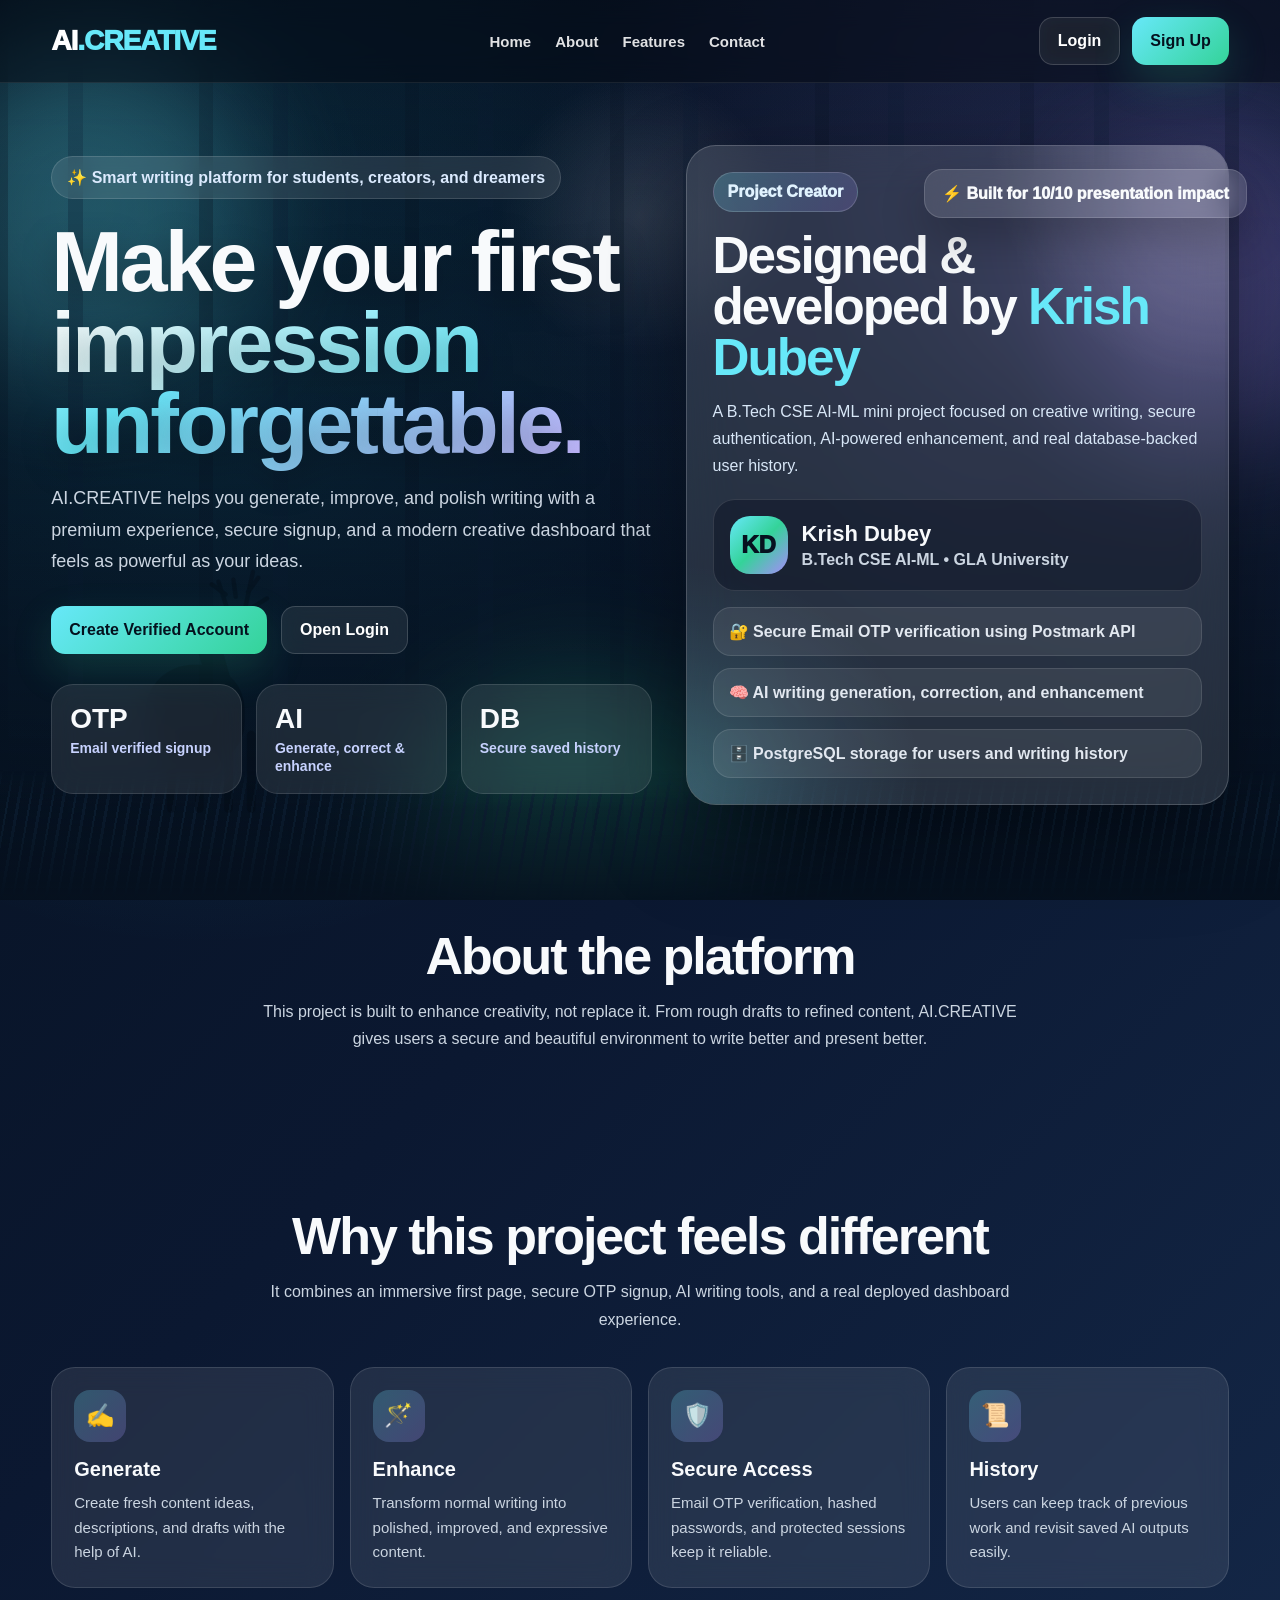
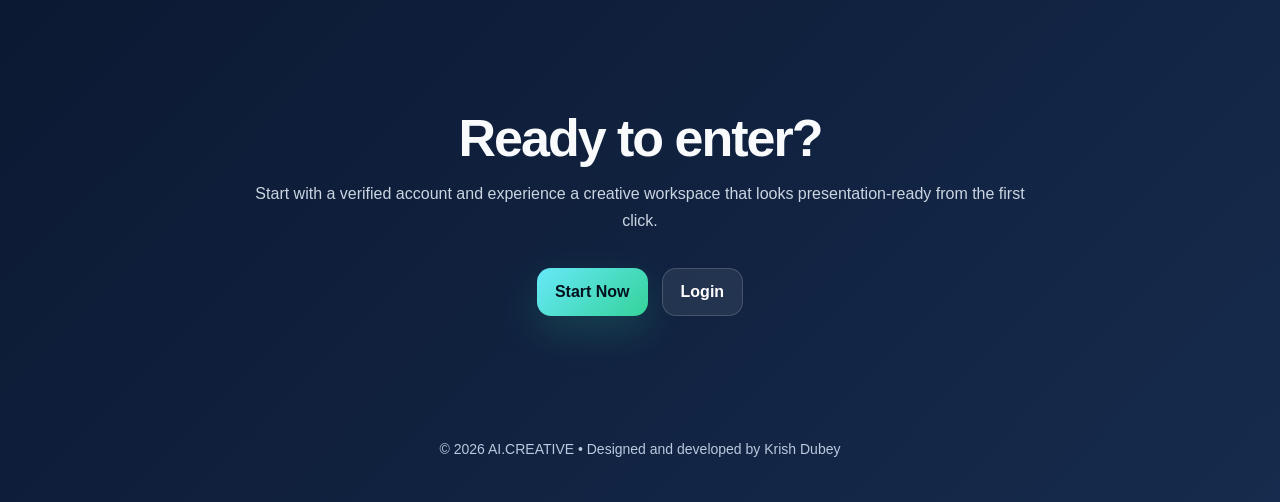
<file: templates/landing.html>
<!DOCTYPE html>
<html lang="en">
<head>
  <meta charset="UTF-8" />
  <meta name="viewport" content="width=device-width, initial-scale=1.0" />
  <title>AI.CREATIVE | AI Writing Platform</title>

  <style>
    * {
      margin: 0;
      padding: 0;
      box-sizing: border-box;
      font-family: Inter, Arial, sans-serif;
      scroll-behavior: smooth;
    }

    :root {
      --text: #f8fafc;
      --muted: #cbd5e1;
      --soft: rgba(255,255,255,0.10);
      --border: rgba(255,255,255,0.16);
      --cyan: #67e8f9;
      --green: #34d399;
      --violet: #a78bfa;
      --dark: #06111f;
    }

    body {
      min-height: 100vh;
      color: var(--text);
      background:
        radial-gradient(circle at 16% 18%, rgba(34, 211, 238, 0.18), transparent 28%),
        radial-gradient(circle at 84% 12%, rgba(167, 139, 250, 0.20), transparent 26%),
        linear-gradient(135deg, #06111f, #0b1831 45%, #162b4d 100%);
      overflow-x: hidden;
    }

    .scene {
      position: fixed;
      inset: 0;
      z-index: 0;
      overflow: hidden;
      pointer-events: none;
    }

    .scene::before {
      content: "";
      position: absolute;
      inset: 0;
      background:
        radial-gradient(circle at 50% 24%, rgba(255,255,255,0.13), transparent 15%),
        linear-gradient(to top, rgba(6,17,31,0.92), rgba(6,17,31,0.50) 42%, rgba(6,17,31,0.10));
    }

    .forest {
      position: absolute;
      inset: 0;
      opacity: 0.34;
      background:
        linear-gradient(to top, rgba(6,17,31,1), rgba(6,17,31,0.42) 40%, transparent),
        repeating-linear-gradient(90deg,
          transparent 0 42px,
          rgba(6,17,31,0.95) 42px 55px,
          transparent 55px 110px,
          rgba(11,28,51,0.96) 110px 124px,
          transparent 124px 190px
        );
      transform: scale(1.08);
      mask-image: linear-gradient(to top, black 78%, transparent 100%);
    }

    .grass {
      position: absolute;
      left: 0;
      right: 0;
      bottom: 0;
      height: 130px;
      background:
        linear-gradient(to top, rgba(6,17,31,1), rgba(6,17,31,0.2)),
        repeating-linear-gradient(100deg,
          rgba(15, 36, 58, 1) 0 3px,
          transparent 3px 12px,
          rgba(17, 41, 63, 0.9) 12px 14px,
          transparent 14px 22px
        );
      opacity: 0.90;
      mask-image: linear-gradient(to top, black 70%, transparent 100%);
    }

    .orb {
      position: absolute;
      border-radius: 999px;
      filter: blur(60px);
      opacity: 0.28;
      animation: float 8s ease-in-out infinite alternate;
    }

    .orb.one {
      width: 330px;
      height: 330px;
      background: var(--cyan);
      top: 5%;
      left: -80px;
    }

    .orb.two {
      width: 310px;
      height: 310px;
      background: var(--violet);
      top: 15%;
      right: -90px;
      animation-delay: .8s;
    }

    .orb.three {
      width: 340px;
      height: 340px;
      background: var(--green);
      bottom: -120px;
      left: 32%;
      animation-delay: 1.3s;
    }

    @keyframes float {
      from { transform: translateY(0) scale(1); }
      to { transform: translateY(-28px) scale(1.08); }
    }

    .deer {
      position: absolute;
      left: 10%;
      bottom: 96px;
      width: 160px;
      height: 220px;
      opacity: 0.34;
      transform: scale(1.08);
    }

    .deer .body,
    .deer .neck,
    .deer .head,
    .deer .leg,
    .deer .antler {
      position: absolute;
      background: rgba(3, 9, 18, 0.96);
    }

    .deer .body {
      bottom: 45px;
      left: 22px;
      width: 92px;
      height: 92px;
      border-radius: 48% 45% 42% 45%;
    }

    .deer .neck {
      bottom: 112px;
      left: 82px;
      width: 22px;
      height: 55px;
      border-radius: 15px;
      transform: rotate(-16deg);
      transform-origin: bottom center;
    }

    .deer .head {
      bottom: 150px;
      left: 88px;
      width: 40px;
      height: 28px;
      border-radius: 45% 55% 50% 50%;
      transform: rotate(-7deg);
    }

    .deer .leg {
      width: 8px;
      height: 72px;
      bottom: 0;
      border-radius: 10px;
    }

    .deer .l1 { left: 42px; }
    .deer .l2 { left: 68px; height: 78px; }
    .deer .l3 { left: 95px; }
    .deer .l4 { left: 116px; height: 76px; }

    .deer .antler {
      width: 4px;
      border-radius: 3px;
      transform-origin: bottom center;
    }

    .deer .a1 { left: 100px; bottom: 176px; height: 42px; transform: rotate(-18deg); }
    .deer .a2 { left: 110px; bottom: 178px; height: 48px; transform: rotate(12deg); }
    .deer .a3 { left: 96px; bottom: 201px; height: 20px; transform: rotate(-54deg); }
    .deer .a4 { left: 104px; bottom: 198px; height: 20px; transform: rotate(-8deg); }
    .deer .a5 { left: 114px; bottom: 203px; height: 20px; transform: rotate(36deg); }
    .deer .a6 { left: 119px; bottom: 190px; height: 18px; transform: rotate(58deg); }

    .wrap {
      position: relative;
      z-index: 2;
    }

    nav {
      position: sticky;
      top: 0;
      z-index: 10;
      backdrop-filter: blur(14px);
      background: rgba(4, 10, 20, 0.52);
      border-bottom: 1px solid rgba(255,255,255,0.08);
    }

    .nav-inner {
      width: min(1180px, 92%);
      min-height: 82px;
      margin: auto;
      display: flex;
      align-items: center;
      justify-content: space-between;
      gap: 18px;
    }

    .logo {
      color: white;
      text-decoration: none;
      font-weight: 950;
      font-size: 28px;
      letter-spacing: -1px;
    }

    .logo span {
      color: var(--cyan);
    }

    .nav-links {
      display: flex;
      align-items: center;
      gap: 24px;
      flex-wrap: wrap;
    }

    .nav-links a {
      color: rgba(255,255,255,0.88);
      text-decoration: none;
      font-weight: 800;
      font-size: 15px;
      transition: .2s ease;
    }

    .nav-links a:hover {
      color: white;
    }

    .nav-actions {
      display: flex;
      gap: 12px;
    }

    .btn {
      display: inline-flex;
      align-items: center;
      justify-content: center;
      min-height: 48px;
      padding: 0 18px;
      border-radius: 14px;
      text-decoration: none;
      font-weight: 900;
      transition: .2s ease;
      border: 1px solid var(--border);
      white-space: nowrap;
    }

    .btn-outline {
      color: white;
      background: rgba(255,255,255,0.08);
      backdrop-filter: blur(10px);
    }

    .btn-primary {
      color: #04111e;
      background: linear-gradient(135deg, var(--cyan), var(--green));
      box-shadow: 0 16px 40px rgba(52,211,153,0.18);
      border: 0;
    }

    .btn:hover {
      transform: translateY(-2px);
    }

    .hero {
      width: min(1180px, 92%);
      min-height: calc(100vh - 82px);
      margin: auto;
      display: grid;
      grid-template-columns: 1.05fr 0.95fr;
      align-items: center;
      gap: 34px;
      padding: 52px 0 86px;
    }

    .eyebrow {
      display: inline-flex;
      padding: 11px 15px;
      border-radius: 999px;
      background: rgba(255,255,255,0.10);
      border: 1px solid rgba(255,255,255,0.13);
      color: #dbeafe;
      font-weight: 900;
      margin-bottom: 22px;
      backdrop-filter: blur(12px);
    }

    .hero h1 {
      font-size: clamp(48px, 7vw, 86px);
      line-height: .94;
      letter-spacing: -3px;
      margin-bottom: 20px;
      text-shadow: 0 12px 35px rgba(0,0,0,0.28);
    }

    .hero h1 span {
      background: linear-gradient(135deg, #ffffff, var(--cyan), #c4b5fd);
      -webkit-background-clip: text;
      background-clip: text;
      color: transparent;
    }

    .hero p {
      color: var(--muted);
      font-size: 18px;
      line-height: 1.75;
      max-width: 650px;
      margin-bottom: 28px;
    }

    .cta-row {
      display: flex;
      flex-wrap: wrap;
      gap: 14px;
      margin-bottom: 30px;
    }

    .stats {
      display: grid;
      grid-template-columns: repeat(3, minmax(120px, 1fr));
      gap: 14px;
      max-width: 650px;
    }

    .stat {
      padding: 18px;
      border-radius: 22px;
      background: rgba(255,255,255,0.09);
      border: 1px solid rgba(255,255,255,0.12);
      backdrop-filter: blur(14px);
    }

    .stat strong {
      display: block;
      font-size: 28px;
      margin-bottom: 4px;
    }

    .stat span {
      color: #c7d2fe;
      font-size: 14px;
      font-weight: 800;
    }

    .showcase {
      position: relative;
    }

    .project-card {
      position: relative;
      border-radius: 30px;
      padding: 26px;
      background: rgba(255,255,255,0.12);
      border: 1px solid rgba(255,255,255,0.18);
      box-shadow: 0 35px 90px rgba(0,0,0,0.35);
      backdrop-filter: blur(24px);
      overflow: hidden;
    }

    .project-card::before {
      content: "";
      position: absolute;
      inset: 0;
      background:
        radial-gradient(circle at top right, rgba(255,255,255,0.23), transparent 28%),
        radial-gradient(circle at bottom left, rgba(125,211,252,0.20), transparent 28%);
      pointer-events: none;
    }

    .project-card > * {
      position: relative;
      z-index: 1;
    }

    .creator-pill {
      width: fit-content;
      padding: 10px 14px;
      border-radius: 999px;
      background: linear-gradient(135deg, rgba(103,232,249,0.22), rgba(167,139,250,0.20));
      border: 1px solid rgba(255,255,255,0.16);
      font-weight: 950;
      margin-bottom: 18px;
      color: #e0f2fe;
    }

    .project-card h2 {
      font-size: clamp(34px, 4vw, 52px);
      line-height: 1;
      letter-spacing: -2px;
      margin-bottom: 14px;
    }

    .project-card h2 span {
      color: var(--cyan);
    }

    .project-card p {
      color: #d8e7f7;
      line-height: 1.7;
      margin-bottom: 20px;
      font-size: 16px;
    }

    .creator-box {
      display: grid;
      grid-template-columns: auto 1fr;
      gap: 14px;
      align-items: center;
      padding: 16px;
      border-radius: 22px;
      background: rgba(2, 6, 23, 0.35);
      border: 1px solid rgba(255,255,255,0.12);
      margin-bottom: 16px;
    }

    .avatar {
      width: 58px;
      height: 58px;
      border-radius: 20px;
      display: grid;
      place-items: center;
      background: linear-gradient(135deg, var(--cyan), var(--green), var(--violet));
      color: #06111f;
      font-size: 24px;
      font-weight: 950;
    }

    .creator-box strong {
      display: block;
      font-size: 22px;
      margin-bottom: 4px;
    }

    .creator-box span {
      color: #cbd5e1;
      font-weight: 800;
    }

    .preview-list {
      display: grid;
      gap: 12px;
    }

    .preview-list div {
      padding: 14px 15px;
      border-radius: 18px;
      background: rgba(255,255,255,0.08);
      border: 1px solid rgba(255,255,255,0.11);
      color: #e2e8f0;
      font-weight: 800;
    }

    .floating-badge {
      position: absolute;
      right: -18px;
      top: 24px;
      padding: 14px 17px;
      border-radius: 18px;
      background: rgba(255,255,255,0.12);
      border: 1px solid rgba(255,255,255,0.14);
      backdrop-filter: blur(16px);
      box-shadow: 0 20px 46px rgba(0,0,0,0.24);
      font-weight: 950;
      animation: hoverCard 3s ease-in-out infinite alternate;
    }

    @keyframes hoverCard {
      from { transform: translateY(0); }
      to { transform: translateY(-12px); }
    }

    .section {
      width: min(1180px, 92%);
      margin: auto;
      padding: 25px 0 95px;
    }

    .section-title {
      text-align: center;
      margin-bottom: 34px;
    }

    .section-title h2 {
      font-size: clamp(34px, 5vw, 52px);
      letter-spacing: -2px;
      margin-bottom: 12px;
    }

    .section-title p {
      color: var(--muted);
      max-width: 780px;
      margin: auto;
      line-height: 1.7;
    }

    .feature-grid {
      display: grid;
      grid-template-columns: repeat(4, 1fr);
      gap: 16px;
    }

    .feature {
      padding: 22px;
      border-radius: 24px;
      background: rgba(255,255,255,0.09);
      border: 1px solid rgba(255,255,255,0.12);
      backdrop-filter: blur(14px);
      transition: .2s ease;
    }

    .feature:hover {
      transform: translateY(-5px);
      background: rgba(255,255,255,0.12);
    }

    .feature .icon {
      width: 52px;
      height: 52px;
      display: grid;
      place-items: center;
      border-radius: 16px;
      background: linear-gradient(135deg, rgba(103,232,249,0.24), rgba(167,139,250,0.25));
      margin-bottom: 16px;
      font-size: 23px;
    }

    .feature h3 {
      font-size: 20px;
      margin-bottom: 10px;
    }

    .feature p {
      color: var(--muted);
      line-height: 1.65;
      font-size: 15px;
    }

    footer {
      width: min(1180px, 92%);
      margin: auto;
      padding: 0 0 45px;
      color: #b9c9de;
      text-align: center;
      font-size: 14px;
    }

    @media (max-width: 1020px) {
      .hero {
        grid-template-columns: 1fr;
      }

      .feature-grid {
        grid-template-columns: repeat(2, 1fr);
      }

      .floating-badge {
        right: 16px;
      }
    }

    @media (max-width: 760px) {
      .nav-inner {
        flex-direction: column;
        padding: 16px 0;
      }

      .nav-links {
        justify-content: center;
      }

      .nav-actions {
        width: 100%;
      }

      .nav-actions .btn {
        flex: 1;
      }

      .stats,
      .feature-grid {
        grid-template-columns: 1fr;
      }

      .hero {
        padding-top: 32px;
      }

      .hero h1 {
        letter-spacing: -2px;
      }

      .floating-badge {
        position: static;
        margin-top: 14px;
        width: fit-content;
      }
    }
  </style>
</head>

<body>
  <div class="scene">
    <div class="orb one"></div>
    <div class="orb two"></div>
    <div class="orb three"></div>
    <div class="forest"></div>
    <div class="grass"></div>

    <div class="deer">
      <div class="body"></div>
      <div class="neck"></div>
      <div class="head"></div>
      <div class="leg l1"></div>
      <div class="leg l2"></div>
      <div class="leg l3"></div>
      <div class="leg l4"></div>
      <div class="antler a1"></div>
      <div class="antler a2"></div>
      <div class="antler a3"></div>
      <div class="antler a4"></div>
      <div class="antler a5"></div>
      <div class="antler a6"></div>
    </div>
  </div>

  <div class="wrap">
    <nav>
      <div class="nav-inner">
        <a href="/" class="logo">AI<span>.CREATIVE</span></a>

        <div class="nav-links">
          <a href="#home">Home</a>
          <a href="#about">About</a>
          <a href="#features">Features</a>
          <a href="#contact">Contact</a>
        </div>

        <div class="nav-actions">
          <a class="btn btn-outline" href="/auth">Login</a>
          <a class="btn btn-primary" href="/auth?mode=signup">Sign Up</a>
        </div>
      </div>
    </nav>

    <section class="hero" id="home">
      <div>
        <div class="eyebrow">✨ Smart writing platform for students, creators, and dreamers</div>

        <h1>
          Make your first
          <span>impression unforgettable.</span>
        </h1>

        <p>
          AI.CREATIVE helps you generate, improve, and polish writing with a premium
          experience, secure signup, and a modern creative dashboard that feels as powerful as your ideas.
        </p>

        <div class="cta-row">
          <a class="btn btn-primary" href="/auth?mode=signup">Create Verified Account</a>
          <a class="btn btn-outline" href="/auth">Open Login</a>
        </div>

        <div class="stats">
          <div class="stat">
            <strong>OTP</strong>
            <span>Email verified signup</span>
          </div>
          <div class="stat">
            <strong>AI</strong>
            <span>Generate, correct & enhance</span>
          </div>
          <div class="stat">
            <strong>DB</strong>
            <span>Secure saved history</span>
          </div>
        </div>
      </div>

      <div class="showcase">
        <div class="project-card">
          <div class="creator-pill">Project Creator</div>

          <h2>
            Designed & developed by <span>Krish Dubey</span>
          </h2>

          <p>
            A B.Tech CSE AI-ML mini project focused on creative writing, secure authentication,
            AI-powered enhancement, and real database-backed user history.
          </p>

          <div class="creator-box">
            <div class="avatar">KD</div>
            <div>
              <strong>Krish Dubey</strong>
              <span>B.Tech CSE AI-ML • GLA University</span>
            </div>
          </div>

          <div class="preview-list">
            <div>🔐 Secure Email OTP verification using Postmark API</div>
            <div>🧠 AI writing generation, correction, and enhancement</div>
            <div>🗄️ PostgreSQL storage for users and writing history</div>
          </div>
        </div>

        <div class="floating-badge">⚡ Built for 10/10 presentation impact</div>
      </div>
    </section>

    <section class="section" id="about">
      <div class="section-title">
        <h2>About the platform</h2>
        <p>
          This project is built to enhance creativity, not replace it. From rough drafts to refined content,
          AI.CREATIVE gives users a secure and beautiful environment to write better and present better.
        </p>
      </div>
    </section>

    <section class="section" id="features">
      <div class="section-title">
        <h2>Why this project feels different</h2>
        <p>
          It combines an immersive first page, secure OTP signup, AI writing tools, and a real deployed
          dashboard experience.
        </p>
      </div>

      <div class="feature-grid">
        <div class="feature">
          <div class="icon">✍️</div>
          <h3>Generate</h3>
          <p>Create fresh content ideas, descriptions, and drafts with the help of AI.</p>
        </div>

        <div class="feature">
          <div class="icon">🪄</div>
          <h3>Enhance</h3>
          <p>Transform normal writing into polished, improved, and expressive content.</p>
        </div>

        <div class="feature">
          <div class="icon">🛡️</div>
          <h3>Secure Access</h3>
          <p>Email OTP verification, hashed passwords, and protected sessions keep it reliable.</p>
        </div>

        <div class="feature">
          <div class="icon">📜</div>
          <h3>History</h3>
          <p>Users can keep track of previous work and revisit saved AI outputs easily.</p>
        </div>
      </div>
    </section>

    <section class="section" id="contact">
      <div class="section-title">
        <h2>Ready to enter?</h2>
        <p>
          Start with a verified account and experience a creative workspace that looks presentation-ready from the first click.
        </p>
      </div>

      <div class="cta-row" style="justify-content:center;">
        <a class="btn btn-primary" href="/auth?mode=signup">Start Now</a>
        <a class="btn btn-outline" href="/auth">Login</a>
      </div>
    </section>

    <footer>
      © 2026 AI.CREATIVE • Designed and developed by Krish Dubey
    </footer>
  </div>
</body>
</html>
</file>
